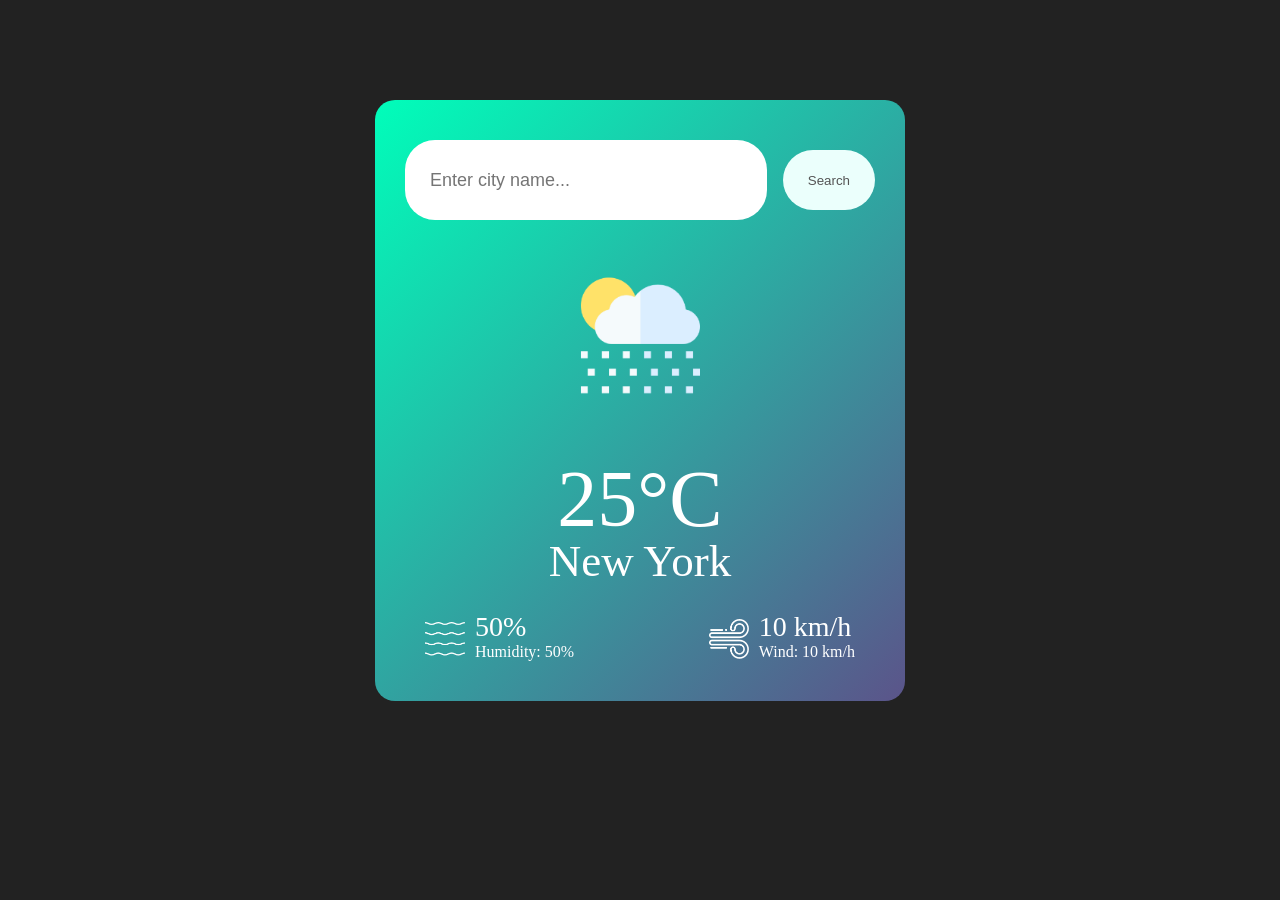
<file: weather app/index.html>
<!DOCTYPE html>
<html lang="en">
<head>
    <meta charset="UTF-8">
    <meta name="viewport" content="width=device-width, initial-scale=1.0">
    <title>Weather App</title>
    <link rel="stylesheet" href="style.css">
</head>
<body>
    <div class="card">
        <div class="search">
            <input type="text" placeholder="Enter city name..." spellcheck="false">
            <button>Search</button>
        </div>
        <div class="weather">
            <img src="images/rain.png" alt="Weather Icon" class="weather-icon">
            <h1 class="temp">25°C</h1>
            <h2 class="city">New York</h2>
            <div class="details">
                <div class="col">
                    <img src="images/humidity.png" alt="">
                    <div>
                       <p class="humidity">50%</p>
                        <p >Humidity: 50%</p>
                    </div>
                </div>
                <div class="col">
                    <img src="images/wind.png" alt="">
                    <div>
                        <p class="wind">10 km/h</p>
                        <p>Wind: 10 km/h</p>
                    </div>
            </div>
        </div>
    </div>
    
</body>
</html>
</file>
<file: weather app/style.css>
*{
    margin: 0;
    padding: 0;


}

body{
    background-color: #222;
}

.card{
    width:90%;
    max-width: 470px;
    background:linear-gradient(135deg, #00feba, #5b548a);
    color: #fff;
    border-radius: 20px;
    padding: 40px 30px;
    text-align: center;
    margin: 100px auto 0;
}
.search{
    width: 100%;
    display: flex;
    align-items: center;
    justify-content: space-between;
}

.search input{
    border:0;
    outline:0;
    backgroud:#ebfffc;
    color:#555;
    padding: 10px 25px;
    height: 60px;
    border-radius: 30px;
    flex: 1;
    margin-right: 16px;
    font-size: 18px;
}
.search button{
    border:0;
    outline:0;
    background:#ebfffc;
    color:#555;
    padding: 10px 25px;
    height: 60px;
    border-radius: 30px;
    cursor:pointer;
}
.search button img{
    width: 16px;
}
.weather-icon{
    width: 170px;
    margin: 30px 0;
}
.weather h1{
    font-size: 80px;
    font-weight: 500;
}
.weather h2{
    font-size: 45px;
    font-weight: 400;
    margin-top: -10px;
}
.details{
    display: flex;
    justify-content: space-between;
    margin-top: 30px;
    align-items: center;
    padding: 0 20px;
}

.col{
    display: flex;
    align-items: center;
    text-align: left;
}
.col img{
    width: 40px;
    margin-right: 10px;
}

.humidity, .wind{
   font-size: 28px;
   margin-top: -6px;
}
</file>
